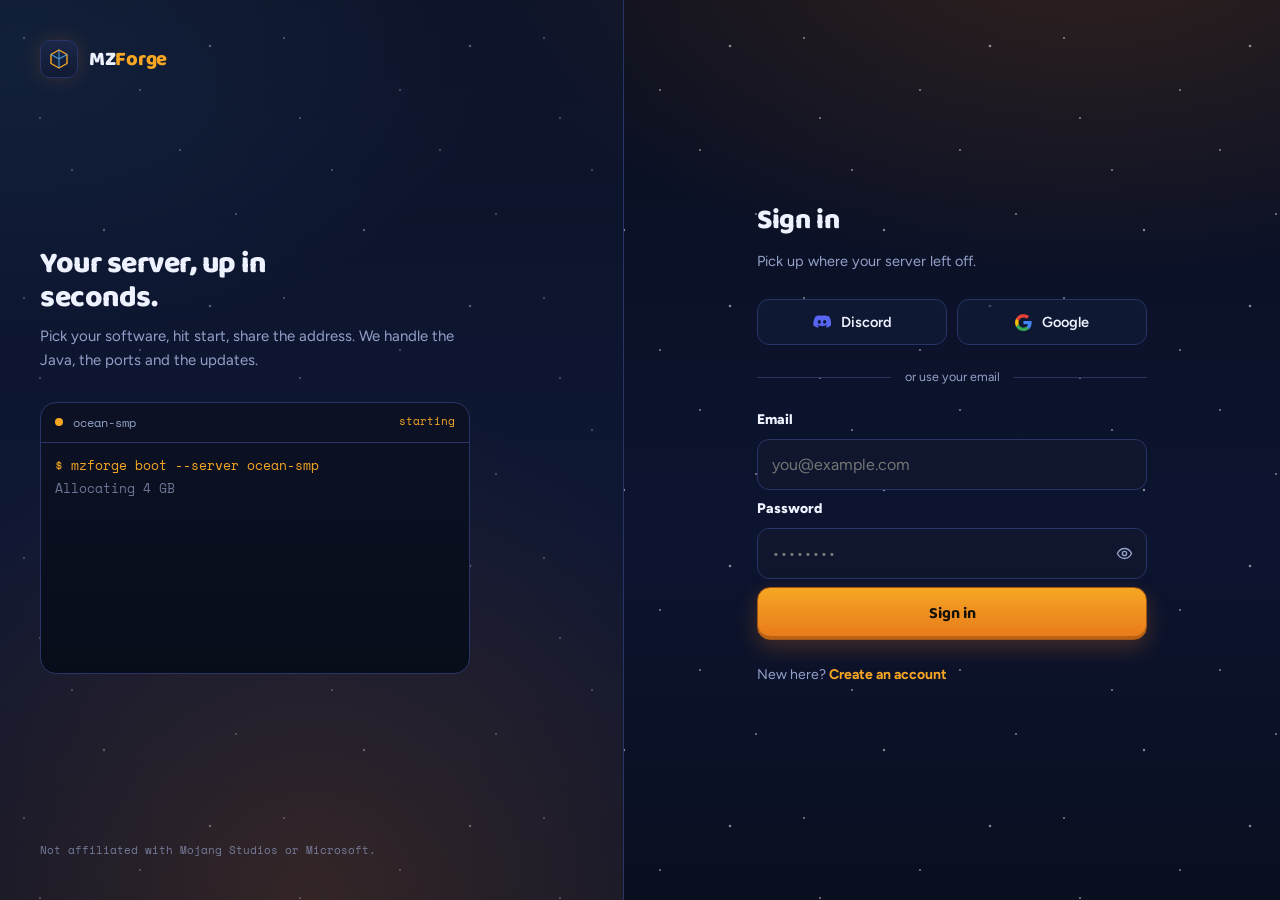
<file: login.html>
<!doctype html>
<html lang="en" data-theme="night">
<head>
<meta charset="utf-8" />
<meta name="viewport" content="width=device-width,initial-scale=1" />
<title>Sign in · MZForge</title>
<meta name="description" content="Sign in to manage your Minecraft servers on MZForge." />
<link rel="preconnect" href="https://fonts.googleapis.com">
<link rel="preconnect" href="https://fonts.gstatic.com" crossorigin>
<link href="https://fonts.googleapis.com/css2?family=Baloo+2:wght@500;600;700;800&family=Figtree:wght@400;500;600;700;800&family=Space+Mono:wght@400;700&display=swap" rel="stylesheet">
<link rel="stylesheet" href="styles.css" />
</head>
<body>
<div class="auth-grid">
  <aside class="auth-aside">
    <a class="brand" href="index.html">
      <span class="mark"><svg width="20" height="20" viewBox="0 0 20 20"><path d="M10 1l8 4.5v9L10 19l-8-4.5v-9z" fill="none" stroke="#f6a623" stroke-width="1.4" stroke-linejoin="round"/><path d="M10 1v18M2 5.5l8 4.5 8-4.5" fill="none" stroke="#56b6ff" stroke-width="1.1" stroke-linejoin="round" opacity=".8"/></svg></span>
      <b>MZ<span>Forge</span></b>
    </a>
    <div style="flex:1;display:flex;align-items:center;padding:40px 0">
      <div style="width:100%">
        <h2 style="font-family:var(--fd);font-size:30px;font-weight:800;line-height:1.15;letter-spacing:-.5px;max-width:18ch;margin:0 0 8px">Your server, up in seconds.</h2>
        <p class="muted" style="font-size:15px;max-width:44ch;margin:0 0 30px">Pick your software, hit start, share the address. We handle the Java, the ports and the updates.</p>
        <div class="term" style="max-width:430px">
          <div class="term-bar">
            <span class="bdot" id="bootDot" style="width:8px;height:8px;border-radius:99px;background:var(--amber)"></span>
            <span style="font-family:var(--fm);font-size:12px" class="muted">ocean-smp</span>
            <span id="bootStat" style="margin-left:auto;font-family:var(--fm);font-size:11px;color:var(--amber)">starting</span>
          </div>
          <div class="term-body" id="bootBody" style="height:230px;overflow:hidden"></div>
        </div>
      </div>
    </div>
    <p class="muted" style="font-family:var(--fm);font-size:11px;opacity:.7;margin:0">Not affiliated with Mojang Studios or Microsoft.</p>
  </aside>

  <main class="auth-main">
    <div class="auth-form">
      <h1>Sign in</h1>
      <p class="lead">Pick up where your server left off.</p>
      <div class="oauth">
        <button class="ob" type="button" data-provider="discord">
          <svg width="18" height="18" viewBox="0 0 24 24" fill="#5865F2"><path d="M20.3 4.4A19.8 19.8 0 0 0 15.4 3l-.25.5c1.6.4 2.9 1 4.2 1.9a15.6 15.6 0 0 0-14.7 0c1.3-.9 2.8-1.6 4.2-1.9L8.6 3c-1.8.3-3.5.9-5 1.4C.9 8.5.2 12.5.5 16.5a20 20 0 0 0 6 3l1.3-2c-.7-.25-1.4-.6-2-1 .17-.12.33-.25.5-.37a14.2 14.2 0 0 0 12.2 0l.5.37c-.62.4-1.3.75-2 1l1.3 2a19.9 19.9 0 0 0 6-3c.4-4.6-.7-8.6-3-12.1zM8.4 14.2c-1.15 0-2.1-1.05-2.1-2.35s.93-2.36 2.1-2.36c1.18 0 2.13 1.06 2.1 2.36 0 1.3-.93 2.35-2.1 2.35zm7.2 0c-1.15 0-2.1-1.05-2.1-2.35s.93-2.36 2.1-2.36c1.18 0 2.13 1.06 2.1 2.36 0 1.3-.92 2.35-2.1 2.35z"/></svg>
          Discord
        </button>
        <button class="ob" type="button" data-provider="google">
          <svg width="17" height="17" viewBox="0 0 24 24"><path fill="#4285F4" d="M23.5 12.3c0-.8-.1-1.6-.2-2.3H12v4.5h6.5a5.6 5.6 0 0 1-2.4 3.66v3h3.9c2.3-2.1 3.5-5.2 3.5-8.86z"/><path fill="#34A853" d="M12 24c3.2 0 5.9-1.1 7.9-2.9l-3.9-3c-1.1.7-2.4 1.2-4 1.2-3.1 0-5.7-2.1-6.6-4.9H1.4v3.1A12 12 0 0 0 12 24z"/><path fill="#FBBC05" d="M5.4 14.4a7.2 7.2 0 0 1 0-4.6V6.7H1.4a12 12 0 0 0 0 10.8z"/><path fill="#EA4335" d="M12 4.8c1.8 0 3.3.6 4.6 1.8l3.4-3.4A12 12 0 0 0 1.4 6.7l4 3.1C6.3 6.9 8.9 4.8 12 4.8z"/></svg>
          Google
        </button>
      </div>
      <div class="divider"><span></span><em>or use your email</em><span></span></div>

      <form id="form" novalidate>
        <div class="fld">
          <label for="email">Email</label>
          <input id="email" name="email" type="email" autocomplete="email" placeholder="you@example.com" />
        </div>
        <p class="err" id="err-email"></p>

        <div class="fld">
          <label for="password">Password</label>
          <div class="pwrap">
            <input id="password" name="password" type="password" autocomplete="current-password" placeholder="••••••••" style="padding-right:46px" />
            <button class="eye" type="button" id="eye" aria-label="Show password">
              <svg width="17" height="17" viewBox="0 0 24 24" fill="none" stroke="currentColor" stroke-width="2"><path d="M2 12s3.5-7 10-7 10 7 10 7-3.5 7-10 7-10-7-10-7z"/><circle cx="12" cy="12" r="3"/></svg>
            </button>
          </div>
        </div>
        <p class="err" id="err-password"></p>

        <button class="btn primary block" type="submit" id="submit">Sign in</button>
      </form>

      <p class="auth-foot">New here? <a href="register.html">Create an account</a></p>
    </div>
  </main>
</div>

<script src="app.js"></script>
<script>
document.addEventListener('DOMContentLoaded', () => {
  if (!Auth.guard('guest')) return;

  // Boot log animation — the one moving thing on this page.
  const SCRIPT = [
    ['$ mzforge boot --server ocean-smp','t-warn'],
    ['Allocating 4 GB','t-dim'],
    ['Pulling Paper 26.1.2 (build 74)','t-plain'],
    ['Verifying checksum ... ok','t-dim'],
    ['Accepting EULA','t-dim'],
    ['Loading 8 plugins','t-plain'],
    ['Generating spawn chunks','t-plain'],
    ['Done (6.418s)','t-good'],
    ['Public address ready','t-good'],
  ];
  const body = $('#bootBody');
  if (body) {
    const reduced = matchMedia('(prefers-reduced-motion: reduce)').matches;
    const finish = () => {
      $('#bootDot').style.background = 'var(--good)';
      $('#bootStat').style.color = 'var(--good)';
      $('#bootStat').textContent = 'online';
    };
    if (reduced) {
      body.innerHTML = SCRIPT.map(([t,c]) => `<p class="${c}">${esc(t)}</p>`).join('');
      finish();
    } else {
      SCRIPT.forEach(([t,c],i) => setTimeout(() => {
        body.insertAdjacentHTML('beforeend', `<p class="${c}">${esc(t)}</p>`);
        if (i === SCRIPT.length-1) finish();
      }, 300 + i*380));
    }
  }

  const params = new URLSearchParams(location.search);
  const next = params.get('next');

  $('#eye').addEventListener('click', () => {
    const i = $('#password');
    i.type = i.type === 'password' ? 'text' : 'password';
  });

  $$('[data-provider]').forEach(b => b.addEventListener('click', async () => {
    await Auth.oauth(b.dataset.provider);
    location.href = next || 'dashboard.html';
  }));

  $('#form').addEventListener('submit', async (e) => {
    e.preventDefault();
    $$('.err').forEach(p => p.textContent = '');
    $('#submit').disabled = true;

    const res = await Auth.login({
      email: $('#email').value,
      password: $('#password').value,
    });

    if (!res.ok) {
      const target = $('#err-' + (res.field || 'password'));
      if (target) target.textContent = res.error;
      $('#submit').disabled = false;
      return;
    }
    location.href = next || 'dashboard.html';
  });
});
</script>
</body>
</html>
</file>
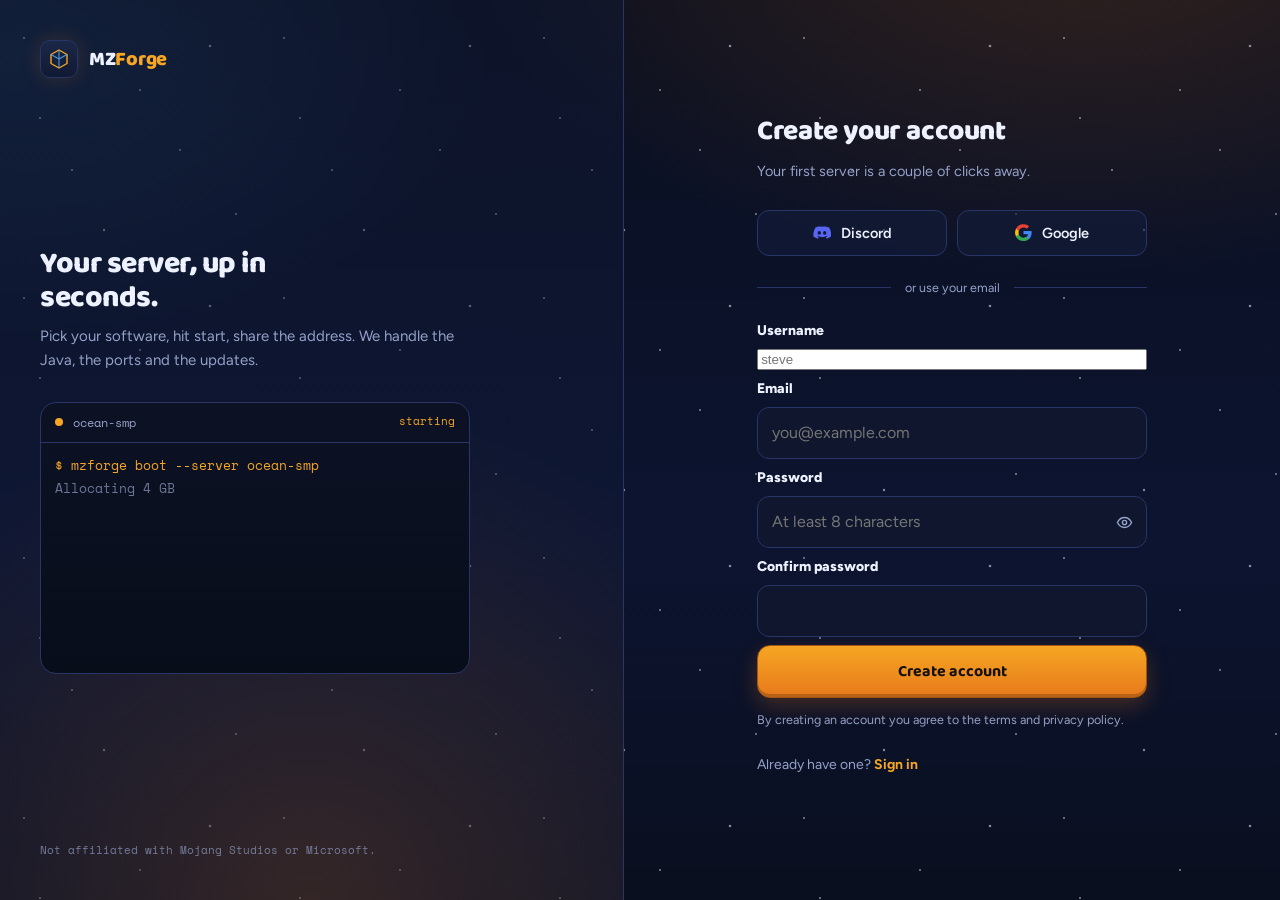
<file: register.html>
<!doctype html>
<html lang="en" data-theme="night">
<head>
<meta charset="utf-8" />
<meta name="viewport" content="width=device-width,initial-scale=1" />
<title>Create your account · MZForge</title>
<meta name="description" content="Create a free MZForge account and set up a Minecraft server in minutes." />
<link rel="preconnect" href="https://fonts.googleapis.com">
<link rel="preconnect" href="https://fonts.gstatic.com" crossorigin>
<link href="https://fonts.googleapis.com/css2?family=Baloo+2:wght@500;600;700;800&family=Figtree:wght@400;500;600;700;800&family=Space+Mono:wght@400;700&display=swap" rel="stylesheet">
<link rel="stylesheet" href="styles.css" />
</head>
<body>
<div class="auth-grid">
  <aside class="auth-aside">
    <a class="brand" href="index.html">
      <span class="mark"><svg width="20" height="20" viewBox="0 0 20 20"><path d="M10 1l8 4.5v9L10 19l-8-4.5v-9z" fill="none" stroke="#f6a623" stroke-width="1.4" stroke-linejoin="round"/><path d="M10 1v18M2 5.5l8 4.5 8-4.5" fill="none" stroke="#56b6ff" stroke-width="1.1" stroke-linejoin="round" opacity=".8"/></svg></span>
      <b>MZ<span>Forge</span></b>
    </a>
    <div style="flex:1;display:flex;align-items:center;padding:40px 0">
      <div style="width:100%">
        <h2 style="font-family:var(--fd);font-size:30px;font-weight:800;line-height:1.15;letter-spacing:-.5px;max-width:18ch;margin:0 0 8px">Your server, up in seconds.</h2>
        <p class="muted" style="font-size:15px;max-width:44ch;margin:0 0 30px">Pick your software, hit start, share the address. We handle the Java, the ports and the updates.</p>
        <div class="term" style="max-width:430px">
          <div class="term-bar">
            <span class="bdot" id="bootDot" style="width:8px;height:8px;border-radius:99px;background:var(--amber)"></span>
            <span style="font-family:var(--fm);font-size:12px" class="muted">ocean-smp</span>
            <span id="bootStat" style="margin-left:auto;font-family:var(--fm);font-size:11px;color:var(--amber)">starting</span>
          </div>
          <div class="term-body" id="bootBody" style="height:230px;overflow:hidden"></div>
        </div>
      </div>
    </div>
    <p class="muted" style="font-family:var(--fm);font-size:11px;opacity:.7;margin:0">Not affiliated with Mojang Studios or Microsoft.</p>
  </aside>

  <main class="auth-main">
    <div class="auth-form">
      <h1>Create your account</h1>
      <p class="lead">Your first server is a couple of clicks away.</p>
      <div class="oauth">
        <button class="ob" type="button" data-provider="discord">
          <svg width="18" height="18" viewBox="0 0 24 24" fill="#5865F2"><path d="M20.3 4.4A19.8 19.8 0 0 0 15.4 3l-.25.5c1.6.4 2.9 1 4.2 1.9a15.6 15.6 0 0 0-14.7 0c1.3-.9 2.8-1.6 4.2-1.9L8.6 3c-1.8.3-3.5.9-5 1.4C.9 8.5.2 12.5.5 16.5a20 20 0 0 0 6 3l1.3-2c-.7-.25-1.4-.6-2-1 .17-.12.33-.25.5-.37a14.2 14.2 0 0 0 12.2 0l.5.37c-.62.4-1.3.75-2 1l1.3 2a19.9 19.9 0 0 0 6-3c.4-4.6-.7-8.6-3-12.1zM8.4 14.2c-1.15 0-2.1-1.05-2.1-2.35s.93-2.36 2.1-2.36c1.18 0 2.13 1.06 2.1 2.36 0 1.3-.93 2.35-2.1 2.35zm7.2 0c-1.15 0-2.1-1.05-2.1-2.35s.93-2.36 2.1-2.36c1.18 0 2.13 1.06 2.1 2.36 0 1.3-.92 2.35-2.1 2.35z"/></svg>
          Discord
        </button>
        <button class="ob" type="button" data-provider="google">
          <svg width="17" height="17" viewBox="0 0 24 24"><path fill="#4285F4" d="M23.5 12.3c0-.8-.1-1.6-.2-2.3H12v4.5h6.5a5.6 5.6 0 0 1-2.4 3.66v3h3.9c2.3-2.1 3.5-5.2 3.5-8.86z"/><path fill="#34A853" d="M12 24c3.2 0 5.9-1.1 7.9-2.9l-3.9-3c-1.1.7-2.4 1.2-4 1.2-3.1 0-5.7-2.1-6.6-4.9H1.4v3.1A12 12 0 0 0 12 24z"/><path fill="#FBBC05" d="M5.4 14.4a7.2 7.2 0 0 1 0-4.6V6.7H1.4a12 12 0 0 0 0 10.8z"/><path fill="#EA4335" d="M12 4.8c1.8 0 3.3.6 4.6 1.8l3.4-3.4A12 12 0 0 0 1.4 6.7l4 3.1C6.3 6.9 8.9 4.8 12 4.8z"/></svg>
          Google
        </button>
      </div>
      <div class="divider"><span></span><em>or use your email</em><span></span></div>

      <form id="form" novalidate>
        <div class="fld">
          <label for="username">Username</label>
          <input id="username" name="username" autocomplete="username" placeholder="steve" />
        </div>
        <p class="err" id="err-username"></p>

        <div class="fld">
          <label for="email">Email</label>
          <input id="email" name="email" type="email" autocomplete="email" placeholder="you@example.com" />
        </div>
        <p class="err" id="err-email"></p>

        <div class="fld">
          <label for="password">Password</label>
          <div class="pwrap">
            <input id="password" name="password" type="password" autocomplete="new-password" placeholder="At least 8 characters" style="padding-right:46px" />
            <button class="eye" type="button" id="eye" aria-label="Show password">
              <svg width="17" height="17" viewBox="0 0 24 24" fill="none" stroke="currentColor" stroke-width="2"><path d="M2 12s3.5-7 10-7 10 7 10 7-3.5 7-10 7-10-7-10-7z"/><circle cx="12" cy="12" r="3"/></svg>
            </button>
          </div>
        </div>
        <p class="err" id="err-password"></p>

        <div class="fld">
          <label for="confirm">Confirm password</label>
          <input id="confirm" name="confirm" type="password" autocomplete="new-password" />
        </div>
        <p class="err" id="err-confirm"></p>

        <button class="btn primary block" type="submit" id="submit">Create account</button>
        <p class="muted" style="font-size:12.5px;margin-top:12px">By creating an account you agree to the terms and privacy policy.</p>
      </form>

      <p class="auth-foot">Already have one? <a href="login.html">Sign in</a></p>
    </div>
  </main>
</div>

<script src="app.js"></script>
<script>
document.addEventListener('DOMContentLoaded', () => {
  if (!Auth.guard('guest')) return;

  // Boot log animation — the one moving thing on this page.
  const SCRIPT = [
    ['$ mzforge boot --server ocean-smp','t-warn'],
    ['Allocating 4 GB','t-dim'],
    ['Pulling Paper 26.1.2 (build 74)','t-plain'],
    ['Verifying checksum ... ok','t-dim'],
    ['Accepting EULA','t-dim'],
    ['Loading 8 plugins','t-plain'],
    ['Generating spawn chunks','t-plain'],
    ['Done (6.418s)','t-good'],
    ['Public address ready','t-good'],
  ];
  const body = $('#bootBody');
  if (body) {
    const reduced = matchMedia('(prefers-reduced-motion: reduce)').matches;
    const finish = () => {
      $('#bootDot').style.background = 'var(--good)';
      $('#bootStat').style.color = 'var(--good)';
      $('#bootStat').textContent = 'online';
    };
    if (reduced) {
      body.innerHTML = SCRIPT.map(([t,c]) => `<p class="${c}">${esc(t)}</p>`).join('');
      finish();
    } else {
      SCRIPT.forEach(([t,c],i) => setTimeout(() => {
        body.insertAdjacentHTML('beforeend', `<p class="${c}">${esc(t)}</p>`);
        if (i === SCRIPT.length-1) finish();
      }, 300 + i*380));
    }
  }

  const next = new URLSearchParams(location.search).get('next');

  $('#eye').addEventListener('click', () => {
    const i = $('#password');
    i.type = i.type === 'password' ? 'text' : 'password';
  });

  $$('[data-provider]').forEach(b => b.addEventListener('click', async () => {
    await Auth.oauth(b.dataset.provider);
    location.href = next || 'dashboard.html';
  }));

  $('#form').addEventListener('submit', async (e) => {
    e.preventDefault();
    $$('.err').forEach(p => p.textContent = '');

    if ($('#password').value !== $('#confirm').value) {
      $('#err-confirm').textContent = 'Both passwords need to match.';
      return;
    }
    $('#submit').disabled = true;

    const res = await Auth.register({
      username: $('#username').value,
      email: $('#email').value,
      password: $('#password').value,
    });

    if (!res.ok) {
      const target = $('#err-' + (res.field || 'email'));
      if (target) target.textContent = res.error;
      $('#submit').disabled = false;
      return;
    }
    location.href = next || 'dashboard.html';
  });
});
</script>
</body>
</html>
</file>
<file: styles.css>
/* ==========================================================================
   MZForge — design system
   Tokens carried forward from the original single-file build so the app
   still looks like itself, then extended for the panel UI.
   ========================================================================== */

:root {
  --bg: #0a0f1f;
  --bg2: #0c1430;
  --panel: #131d3b;
  --panel2: #101830;
  --card: rgba(22, 31, 60, .86);
  --card-top: rgba(255, 255, 255, .045);
  --text: #eef2ff;
  --muted: #94a1c8;
  --line: #283566;
  --line-soft: rgba(255, 255, 255, .07);
  --amber: #f6a623;
  --amber2: #e7791b;
  --ink: #14100a;
  --cool: #56b6ff;
  --good: #4cd483;
  --bad: #ff6b81;
  --radius: 16px;
  --radius-lg: 24px;
  --shadow: 0 24px 64px rgba(0, 0, 0, .5);
  --shadow-sm: 0 10px 26px rgba(0, 0, 0, .32);
  --focus: 0 0 0 3px rgba(246, 166, 35, .38);
  --glowA: rgba(231, 121, 27, .18);
  --glowB: rgba(86, 182, 255, .12);
  --fd: "Baloo 2", ui-sans-serif, system-ui, sans-serif;
  --fb: "Figtree", ui-sans-serif, system-ui, sans-serif;
  --fm: "Space Mono", ui-monospace, monospace;
  --sidebar: 248px;
}

html[data-theme="day"] {
  --bg: #eef3fc;
  --bg2: #e6edf9;
  --panel: #ffffff;
  --panel2: #f3f6fe;
  --card: rgba(255, 255, 255, .95);
  --card-top: rgba(255, 255, 255, .9);
  --text: #101830;
  --muted: #5a6488;
  --line: #d6def0;
  --line-soft: rgba(16, 24, 48, .06);
  --amber: #e08612;
  --amber2: #c85f0c;
  --ink: #fff;
  --cool: #0d83cc;
  --good: #1aa657;
  --shadow: 0 24px 58px rgba(30, 40, 90, .13);
  --shadow-sm: 0 10px 24px rgba(30, 40, 90, .1);
  --focus: 0 0 0 3px rgba(224, 134, 18, .28);
  --glowA: rgba(224, 134, 18, .12);
  --glowB: rgba(13, 131, 204, .1);
}

* { box-sizing: border-box; }

html { scroll-behavior: smooth; }

body {
  margin: 0;
  min-height: 100vh;
  font-family: var(--fb);
  font-size: 16px;
  line-height: 1.6;
  color: var(--text);
  background-color: var(--bg);
  background-image:
    radial-gradient(1100px 600px at 85% -8%, var(--glowA), transparent 58%),
    radial-gradient(900px 560px at 2% 6%, var(--glowB), transparent 52%),
    linear-gradient(180deg, var(--bg) 0%, var(--bg2) 60%, var(--bg) 100%);
  background-attachment: fixed;
}

body::before {
  content: "";
  position: fixed;
  inset: 0;
  z-index: -1;
  pointer-events: none;
  opacity: .5;
  background-image: url("data:image/svg+xml,%3Csvg xmlns='http://www.w3.org/2000/svg' width='260' height='260'%3E%3Cg fill='%23ffffff'%3E%3Ccircle cx='24' cy='38' r='1'/%3E%3Ccircle cx='140' cy='90' r='1'/%3E%3Ccircle cx='210' cy='46' r='1.3'/%3E%3Ccircle cx='72' cy='170' r='1'/%3E%3Ccircle cx='236' cy='214' r='1'/%3E%3Ccircle cx='104' cy='230' r='1.2'/%3E%3Ccircle cx='180' cy='150' r='1'/%3E%3Ccircle cx='40' cy='118' r='1'/%3E%3C/g%3E%3C/svg%3E");
  background-size: 260px 260px;
}

html[data-theme="day"] body::before { opacity: 0; }

a { color: inherit; }

:focus-visible {
  outline: none;
  box-shadow: var(--focus);
  border-radius: 8px;
}

@media (prefers-reduced-motion: reduce) {
  *, *::before, *::after {
    animation-duration: .001ms !important;
    transition-duration: .001ms !important;
  }
}

/* ---------- layout ---------- */
.wrap { max-width: 1180px; margin: 0 auto; padding: 0 20px; }

/* ---------- buttons ---------- */
.btn {
  display: inline-flex;
  align-items: center;
  justify-content: center;
  gap: 9px;
  cursor: pointer;
  text-decoration: none;
  border: 1px solid var(--line);
  font-family: var(--fd);
  font-weight: 700;
  font-size: 16px;
  padding: 13px 22px;
  border-radius: 13px;
  color: var(--text);
  background: color-mix(in srgb, var(--panel) 82%, transparent);
  transition: transform .13s, filter .13s, border-color .13s, background .13s;
}
.btn:active { transform: translateY(1px); }
.btn:disabled { opacity: .45; cursor: not-allowed; }
.btn.primary {
  color: var(--ink);
  background: linear-gradient(180deg, var(--amber), var(--amber2));
  border-color: color-mix(in srgb, var(--amber2) 70%, #000);
  box-shadow: inset 0 -3px 0 rgba(0, 0, 0, .2), 0 8px 22px rgba(231, 121, 27, .25);
  position: relative;
  overflow: hidden;
}
.btn.primary:hover:not(:disabled) { filter: brightness(1.05); }
.btn.primary::after {
  content: "";
  position: absolute;
  top: 0; left: -120%;
  width: 60%; height: 100%;
  background: linear-gradient(100deg, transparent, rgba(255, 255, 255, .35), transparent);
  transform: skewX(-18deg);
  pointer-events: none;
}
.btn.primary:hover::after { animation: sheen .7s ease; }
@keyframes sheen { to { left: 130%; } }
.btn.ghost:hover { border-color: color-mix(in srgb, var(--amber) 45%, var(--line)); background: color-mix(in srgb, var(--amber) 9%, transparent); }
.btn.sm { padding: 10px 16px; font-size: 15px; }
.btn.big { padding: 15px 28px; font-size: 18px; border-radius: 15px; }
.btn.danger { color: #fff; background: linear-gradient(180deg, #ff7a8c, #e0405a); border-color: #c73048; }
.btn.block { width: 100%; }
.btn .arrow { display: inline-block; transition: transform .2s; }
.btn:hover .arrow { transform: translateX(4px); }

/* ---------- brand ---------- */
.mark {
  width: 38px; height: 38px;
  border-radius: 10px;
  flex: none;
  background: linear-gradient(180deg, #1b2747, #111a33);
  border: 1px solid var(--line);
  display: grid;
  place-items: center;
  box-shadow: 0 0 20px var(--glowA);
}
.brand { display: flex; align-items: center; gap: 11px; text-decoration: none; }
.brand b { font-family: var(--fd); font-weight: 800; font-size: 20px; letter-spacing: -.3px; }
.brand b span { color: var(--amber); }

/* ---------- top nav ---------- */
header.nav {
  position: sticky;
  top: 0;
  z-index: 60;
  backdrop-filter: blur(14px);
  background: color-mix(in srgb, var(--bg) 80%, transparent);
  border-bottom: 1px solid var(--line);
}
.nav-in { display: flex; align-items: center; justify-content: space-between; gap: 14px; padding: 13px 0; }
.nav-actions { display: flex; gap: 10px; align-items: center; }
.toggle {
  display: flex; align-items: center; gap: 8px;
  padding: 9px 12px; border-radius: 11px; cursor: pointer;
  border: 1px solid var(--line);
  background: color-mix(in srgb, var(--panel) 72%, transparent);
  color: var(--text); font-weight: 700; font-family: var(--fb);
}
.toggle .dot { width: 11px; height: 11px; border-radius: 4px; background: var(--amber); }

/* ---------- hero ---------- */
.hero { position: relative; overflow: hidden; }
.hero .wrap { padding: 62px 20px 30px; text-align: center; position: relative; z-index: 2; }
.kick {
  display: inline-block;
  font-family: var(--fm);
  font-size: 11px;
  letter-spacing: 1px;
  color: var(--amber);
  border: 1px solid color-mix(in srgb, var(--amber) 38%, var(--line));
  background: color-mix(in srgb, var(--amber) 9%, transparent);
  padding: 7px 14px;
  border-radius: 999px;
  margin-bottom: 22px;
}
.hero h1 {
  font-family: var(--fd);
  font-weight: 800;
  font-size: clamp(34px, 5.4vw, 58px);
  line-height: 1.05;
  margin: 0 auto 16px;
  max-width: 17ch;
  letter-spacing: -1px;
}
.hero h1 em { font-style: normal; color: var(--amber); }
.hero p.sub { color: var(--muted); font-size: 18px; max-width: 56ch; margin: 0 auto; }
.hero-cta { display: flex; gap: 13px; justify-content: center; flex-wrap: wrap; margin: 26px 0 4px; }
.chips { display: flex; gap: 10px; justify-content: center; flex-wrap: wrap; margin-top: 26px; }
.chip {
  display: flex; align-items: center; gap: 9px;
  font-size: 13.5px; font-weight: 700;
  padding: 9px 15px; border-radius: 999px;
  border: 1px solid var(--line);
  background: color-mix(in srgb, var(--panel) 58%, transparent);
}
.tick {
  width: 16px; height: 16px; flex: none; border-radius: 5px; position: relative;
  background: color-mix(in srgb, var(--good) 22%, transparent);
  border: 1px solid color-mix(in srgb, var(--good) 50%, var(--line));
}
.tick::after {
  content: ""; position: absolute; left: 5px; top: 2px;
  width: 4px; height: 8px;
  border: solid var(--good); border-width: 0 2px 2px 0;
  transform: rotate(45deg);
}
.horizon { position: absolute; left: 0; right: 0; bottom: -1px; height: 120px; z-index: 1; opacity: .55; pointer-events: none; }
html[data-theme="day"] .horizon { opacity: .35; }

/* reveal */
html.js .reveal { opacity: 0; transform: translateY(20px); transition: opacity .6s, transform .6s cubic-bezier(.2, .7, .2, 1); }
html.js .reveal.in { opacity: 1; transform: none; }
.reveal.d1 { transition-delay: .08s; }
.reveal.d2 { transition-delay: .16s; }
.reveal.d3 { transition-delay: .24s; }
.reveal.d4 { transition-delay: .32s; }

/* ---------- cards / panels ---------- */
.card {
  border: 1px solid var(--line);
  border-radius: var(--radius);
  padding: 22px;
  background: linear-gradient(180deg, var(--card-top), transparent 14%), var(--card);
  box-shadow: var(--shadow-sm);
}
.card h3 { font-family: var(--fd); font-weight: 700; margin: 0 0 6px; font-size: 19px; }
.stage {
  border: 1px solid var(--line);
  border-radius: var(--radius-lg);
  padding: 26px;
  background: linear-gradient(180deg, var(--card-top), transparent 12%), var(--card);
  box-shadow: var(--shadow);
  backdrop-filter: blur(10px);
}

.how { display: grid; grid-template-columns: repeat(3, 1fr); gap: 16px; padding: 18px 20px 26px; }
.how-card {
  border: 1px solid var(--line); border-radius: var(--radius); padding: 22px;
  background: linear-gradient(180deg, var(--card-top), transparent 16%), var(--card);
  box-shadow: var(--shadow-sm);
  transition: transform .18s, border-color .18s, box-shadow .18s;
}
.how-card:hover { transform: translateY(-5px); border-color: color-mix(in srgb, var(--amber) 40%, var(--line)); box-shadow: var(--shadow); }
.how-n {
  width: 38px; height: 38px; border-radius: 11px; display: grid; place-items: center;
  font-family: var(--fm); font-size: 12px; color: var(--ink);
  background: linear-gradient(180deg, var(--amber), var(--amber2));
  box-shadow: inset 0 -3px 0 rgba(0, 0, 0, .22);
  margin-bottom: 12px;
}
.how-card h3 { font-family: var(--fd); font-weight: 700; margin: 0 0 6px; font-size: 18px; }
.how-card p { margin: 0; color: var(--muted); font-size: 14px; }

/* ---------- forms ---------- */
.fld { display: flex; flex-direction: column; gap: 7px; margin-bottom: 18px; }
.fld label { font-weight: 800; font-size: 14px; }
.fld .help { font-size: 12px; color: var(--muted); }
.fld input[type=text], .fld input[type=email], .fld input[type=password],
.fld input[type=number], .fld select, .fld textarea {
  font: inherit; color: var(--text);
  padding: 12px 14px; border-radius: 12px;
  border: 1px solid var(--line);
  background: color-mix(in srgb, var(--bg) 50%, var(--panel));
  outline: none; width: 100%;
  transition: border-color .14s, box-shadow .14s;
}
.fld input:focus, .fld select:focus, .fld textarea:focus {
  box-shadow: var(--focus);
  border-color: color-mix(in srgb, var(--amber) 55%, var(--line));
}
.row { display: grid; grid-template-columns: 1fr 1fr; gap: 18px; }
.err { color: var(--bad); font-size: 13px; margin-top: -10px; margin-bottom: 14px; min-height: 0; }
.pwrap { position: relative; }
.eye {
  position: absolute; right: 0; top: 0;
  height: 100%; width: 46px;
  display: grid; place-items: center;
  background: none; border: 0; color: var(--muted); cursor: pointer;
}

.pills { display: flex; gap: 9px; flex-wrap: wrap; }
.pill {
  cursor: pointer; font-weight: 700; font-size: 14px;
  padding: 10px 15px; border-radius: 11px;
  border: 1px solid var(--line);
  background: color-mix(in srgb, var(--bg) 45%, var(--panel));
  transition: .13s;
}
.pill:hover { border-color: color-mix(in srgb, var(--amber) 38%, var(--line)); }
.pill.sel { border-color: var(--amber); background: color-mix(in srgb, var(--amber) 13%, transparent); }

.swatches { display: flex; gap: 10px; flex-wrap: wrap; margin-top: 2px; }
.sw {
  width: 34px; height: 34px; border-radius: 9px; cursor: pointer;
  border: 2px solid transparent;
  box-shadow: inset 0 0 0 1px rgba(0, 0, 0, .25);
  transition: .12s;
}
.sw:hover { transform: translateY(-2px); }
.sw.sel { border-color: var(--text); transform: scale(1.1); }

/* ---------- auth pages ---------- */
.auth-grid { display: grid; min-height: 100dvh; grid-template-columns: 1fr 1.05fr; }
.auth-aside {
  position: relative; display: flex; flex-direction: column; justify-content: space-between;
  border-right: 1px solid var(--line);
  background: color-mix(in srgb, var(--panel) 40%, transparent);
  padding: 40px;
}
.auth-aside::before {
  content: ""; position: absolute; inset: 0; pointer-events: none;
  background: radial-gradient(120% 80% at 50% 100%, var(--glowA), transparent 70%);
}
.auth-aside > * { position: relative; z-index: 1; }
.auth-main { display: flex; flex-direction: column; padding: 40px 24px; }
.auth-form { margin: auto; width: 100%; max-width: 390px; }
.auth-form h1 { font-family: var(--fd); font-size: 28px; font-weight: 800; letter-spacing: -.4px; margin: 0; }
.auth-form .lead { color: var(--muted); font-size: 14.5px; margin: 6px 0 0; }
.oauth { display: grid; grid-template-columns: 1fr 1fr; gap: 10px; margin: 26px 0 0; }
.ob {
  height: 46px; display: inline-flex; align-items: center; justify-content: center; gap: 10px;
  border: 1px solid var(--line); border-radius: 12px;
  background: color-mix(in srgb, var(--panel) 60%, transparent);
  color: var(--text); font: 600 14.5px var(--fb); cursor: pointer;
  transition: background .13s, border-color .13s;
}
.ob:hover { background: var(--panel); border-color: color-mix(in srgb, var(--amber) 35%, var(--line)); }
.divider { display: flex; align-items: center; gap: 14px; margin: 22px 0; }
.divider span:first-child, .divider span:last-child { height: 1px; flex: 1; background: var(--line); }
.divider em { font-style: normal; font-size: 12.5px; color: var(--muted); }
.auth-foot { margin-top: 24px; font-size: 14px; color: var(--muted); }
.auth-foot a { color: var(--amber); font-weight: 700; text-decoration: none; }
.auth-foot a:hover { text-decoration: underline; }

/* ---------- dashboard shell ---------- */
.shell { display: grid; grid-template-columns: var(--sidebar) 1fr; min-height: 100dvh; }
.shell.collapsed { --sidebar: 74px; }

.sidebar {
  border-right: 1px solid var(--line);
  background: color-mix(in srgb, var(--panel2) 70%, transparent);
  padding: 18px 14px;
  display: flex; flex-direction: column; gap: 6px;
  position: sticky; top: 0; height: 100dvh; overflow-y: auto;
}
.sidebar .brand { padding: 4px 6px 18px; }
.shell.collapsed .sidebar .brand b, .shell.collapsed .navlink span, .shell.collapsed .side-foot { display: none; }
.shell.collapsed .sidebar { padding: 18px 10px; }
.navlink {
  display: flex; align-items: center; gap: 12px;
  padding: 11px 12px; border-radius: 12px;
  color: var(--muted); font-weight: 700; font-size: 14.5px;
  text-decoration: none; cursor: pointer;
  border: 1px solid transparent;
  transition: background .13s, color .13s, border-color .13s;
}
.navlink svg { flex: none; }
.navlink:hover { background: color-mix(in srgb, var(--amber) 8%, transparent); color: var(--text); }
.navlink.active {
  background: color-mix(in srgb, var(--amber) 13%, transparent);
  border-color: color-mix(in srgb, var(--amber) 42%, var(--line));
  color: var(--text);
}
.side-foot { margin-top: auto; padding-top: 14px; border-top: 1px solid var(--line-soft); }

.panel-main { padding: 22px 26px 60px; min-width: 0; }
.panel-top { display: flex; align-items: center; gap: 14px; margin-bottom: 22px; flex-wrap: wrap; }
.icon-btn {
  width: 40px; height: 40px; border-radius: 11px; display: grid; place-items: center;
  border: 1px solid var(--line); background: color-mix(in srgb, var(--panel) 70%, transparent);
  color: var(--text); cursor: pointer;
}
.icon-btn:hover { border-color: color-mix(in srgb, var(--amber) 40%, var(--line)); }

.status-head {
  display: flex; align-items: center; gap: 16px; flex-wrap: wrap;
  border: 1px solid var(--line); border-radius: var(--radius);
  padding: 18px 20px; margin-bottom: 20px;
  background: linear-gradient(180deg, var(--card-top), transparent 14%), var(--card);
}
.badge {
  display: inline-flex; align-items: center; gap: 8px;
  font-family: var(--fm); font-size: 12px;
  padding: 6px 12px; border-radius: 999px;
  border: 1px solid var(--line);
}
.badge .bdot { width: 8px; height: 8px; border-radius: 99px; background: var(--muted); }
.badge.offline { color: var(--muted); }
.badge.starting { color: var(--amber); border-color: color-mix(in srgb, var(--amber) 45%, var(--line)); }
.badge.starting .bdot { background: var(--amber); animation: pulse 1.1s ease-in-out infinite; }
.badge.online { color: var(--good); border-color: color-mix(in srgb, var(--good) 45%, var(--line)); }
.badge.online .bdot { background: var(--good); }
@keyframes pulse { 50% { opacity: .35; } }

.power { display: flex; gap: 9px; margin-left: auto; flex-wrap: wrap; }

.metrics { display: grid; grid-template-columns: repeat(4, 1fr); gap: 14px; margin-bottom: 20px; }
.metric { border: 1px solid var(--line); border-radius: var(--radius); padding: 16px 18px; background: var(--card); }
.metric .mlabel { font-size: 12.5px; color: var(--muted); font-weight: 700; }
.metric .mval { font-family: var(--fd); font-size: 26px; font-weight: 800; line-height: 1.2; margin-top: 2px; }
.metric .mval small { font-size: 14px; color: var(--muted); font-weight: 600; }
.spark { display: block; width: 100%; height: 34px; margin-top: 6px; }

.addr-box {
  display: flex; align-items: center; gap: 12px; flex-wrap: wrap;
  border: 1px solid color-mix(in srgb, var(--amber) 35%, var(--line));
  background: color-mix(in srgb, var(--amber) 7%, var(--card));
  border-radius: var(--radius); padding: 14px 16px; margin-bottom: 20px;
}
.addr-box code { font-family: var(--fm); font-size: 15px; color: var(--text); }

.term {
  border: 1px solid var(--line); border-radius: var(--radius); overflow: hidden;
  background: linear-gradient(180deg, #0c1224, #080d1a);
}
.term-bar { display: flex; align-items: center; gap: 10px; border-bottom: 1px solid var(--line); padding: 10px 14px; }
.term-body {
  height: 300px; overflow-y: auto; padding: 12px 14px;
  font-family: var(--fm); font-size: 12.5px; line-height: 1.7;
}
.term-body p { margin: 0 0 2px; }
.t-dim { color: rgba(148, 161, 200, .7); }
.t-plain { color: rgba(238, 242, 255, .88); }
.t-good { color: var(--good); }
.t-warn { color: var(--amber); }
.t-bad { color: var(--bad); }
.term-in { display: flex; gap: 10px; border-top: 1px solid var(--line); padding: 10px 14px; }
.term-in input {
  flex: 1; font-family: var(--fm); font-size: 13px;
  background: transparent; border: 0; outline: none; color: var(--text);
}

/* mc list preview */
.mc-list { font-family: var(--fm); border: 1px solid var(--line); border-radius: 10px; overflow: hidden; background: linear-gradient(180deg, #1b1b2a, #11111c); }
.mc-row { display: flex; gap: 12px; padding: 12px; align-items: center; }
.mc-icon { width: 54px; height: 54px; flex: none; border-radius: 4px; background: #2a2a3a; display: grid; place-items: center; overflow: hidden; image-rendering: pixelated; }
.mc-icon img { width: 100%; height: 100%; image-rendering: pixelated; }
.mc-mid { flex: 1; min-width: 0; }
.mc-name { color: #fff; font-size: 14px; font-weight: 700; white-space: nowrap; overflow: hidden; text-overflow: ellipsis; }
.mc-motd { color: #b9bdce; font-size: 12px; margin-top: 2px; white-space: nowrap; overflow: hidden; text-overflow: ellipsis; }
.mc-right { display: flex; flex-direction: column; align-items: flex-end; gap: 3px; }
.mc-players { color: #9aa0b5; font-size: 11px; }
.bars { display: flex; gap: 2px; align-items: flex-end; height: 13px; }
.bars i { width: 4px; background: #3ad15a; border-radius: 1px; display: block; }

/* addons */
.addgrid { display: grid; grid-template-columns: 1fr 1fr; gap: 10px; }
.addon {
  display: flex; align-items: flex-start; gap: 11px;
  border: 1px solid var(--line); border-radius: 12px; padding: 12px 13px; cursor: pointer;
  background: color-mix(in srgb, var(--bg) 45%, var(--panel));
  transition: .13s;
}
.addon:hover { border-color: color-mix(in srgb, var(--amber) 36%, var(--line)); }
.addon.sel { border-color: var(--amber); background: color-mix(in srgb, var(--amber) 9%, transparent); }
.addon .box {
  width: 22px; height: 22px; flex: none; border-radius: 6px;
  border: 1px solid var(--line); display: grid; place-items: center;
  margin-top: 1px; font-weight: 900; color: var(--ink); font-size: 13px;
  background: color-mix(in srgb, var(--bg) 55%, var(--panel));
}
.addon.sel .box { background: linear-gradient(180deg, var(--amber), var(--amber2)); border-color: transparent; }
.addon h4 { font-family: var(--fd); font-weight: 700; margin: 0; font-size: 15px; }
.addon p { margin: 1px 0 0; color: var(--muted); font-size: 12.5px; line-height: 1.45; }

.results { display: flex; flex-direction: column; gap: 8px; margin-top: 10px; max-height: 320px; overflow: auto; }
.res { display: flex; align-items: center; gap: 11px; border: 1px solid var(--line); border-radius: 12px; padding: 10px 12px; background: color-mix(in srgb, var(--bg) 45%, var(--panel)); }
.res img, .res .ph { width: 38px; height: 38px; flex: none; border-radius: 8px; object-fit: cover; background: var(--panel); border: 1px solid var(--line); }
.res .mid { flex: 1; min-width: 0; }
.res .mid h5 { margin: 0; font-family: var(--fd); font-weight: 700; font-size: 14.5px; white-space: nowrap; overflow: hidden; text-overflow: ellipsis; }
.res .mid p { margin: 1px 0 0; font-size: 12px; color: var(--muted); white-space: nowrap; overflow: hidden; text-overflow: ellipsis; }
.addbtn { font-family: var(--fd); font-weight: 700; font-size: 13px; padding: 7px 13px; border-radius: 9px; cursor: pointer; border: 1px solid var(--line); background: color-mix(in srgb, var(--bg) 50%, var(--panel)); color: var(--text); }
.addbtn.added { background: var(--good); color: #04240f; border-color: transparent; }
.chips2 { display: flex; gap: 8px; flex-wrap: wrap; }
.tagx {
  display: flex; align-items: center; gap: 7px; font-size: 13px; font-weight: 700;
  padding: 7px 11px; border-radius: 999px;
  border: 1px solid color-mix(in srgb, var(--amber) 38%, var(--line));
  background: color-mix(in srgb, var(--amber) 10%, transparent);
}
.tagx b { cursor: pointer; color: var(--muted); font-weight: 900; }

/* dropzone */
.dropzone {
  border: 2px dashed color-mix(in srgb, var(--amber) 40%, var(--line));
  border-radius: var(--radius); padding: 30px 20px; text-align: center; cursor: pointer;
  background: color-mix(in srgb, var(--panel) 45%, transparent);
  transition: .15s;
}
.dropzone.drag, .dropzone:hover { border-color: var(--amber); background: color-mix(in srgb, var(--amber) 10%, transparent); }
.dz-ic {
  width: 46px; height: 46px; border-radius: 14px; display: grid; place-items: center;
  font-size: 26px; color: var(--ink); margin: 0 auto 8px;
  background: linear-gradient(180deg, var(--amber), var(--amber2));
}

/* callouts */
.callout {
  border: 1px solid color-mix(in srgb, var(--amber) 40%, var(--line));
  border-left: 5px solid var(--amber);
  border-radius: 12px; padding: 14px 15px;
  background: color-mix(in srgb, var(--amber) 8%, var(--card));
  margin: 14px 0;
}
.callout.good { border-color: color-mix(in srgb, var(--good) 45%, var(--line)); border-left-color: var(--good); background: color-mix(in srgb, var(--good) 9%, var(--card)); }
.callout strong { font-family: var(--fd); }
code {
  font-family: var(--fm); font-size: .84em; padding: 2px 7px; border-radius: 6px;
  color: var(--amber); border: 1px solid var(--line);
  background: color-mix(in srgb, var(--bg) 50%, var(--panel));
}

/* modal */
.modal-bg {
  position: fixed; inset: 0; z-index: 200;
  background: rgba(4, 8, 20, .72);
  backdrop-filter: blur(6px);
  display: none; align-items: flex-start; justify-content: center;
  padding: 40px 20px; overflow-y: auto;
}
.modal-bg.open { display: flex; }
.modal {
  width: 100%; max-width: 680px;
  border: 1px solid var(--line); border-radius: var(--radius-lg);
  background: linear-gradient(180deg, var(--card-top), transparent 10%), var(--panel);
  box-shadow: var(--shadow);
  padding: 26px;
  animation: modalIn .28s cubic-bezier(.2, .7, .2, 1) both;
}
@keyframes modalIn { from { opacity: 0; transform: translateY(18px) scale(.985); } }
.modal-head { display: flex; align-items: flex-start; gap: 14px; margin-bottom: 8px; }
.modal-head h2 { font-family: var(--fd); font-size: 22px; font-weight: 800; margin: 0; }
.modal-x { margin-left: auto; background: none; border: 0; color: var(--muted); font-size: 24px; cursor: pointer; line-height: 1; }
.modal-x:hover { color: var(--text); }

.kv { display: grid; grid-template-columns: 130px 1fr auto; gap: 8px; align-items: center; margin: 6px 0; font-size: 13.5px; }
.kv > span { color: var(--muted); }
.kv code { word-break: break-all; color: var(--text); }
.copybtn { font-family: var(--fd); font-weight: 700; font-size: 12px; padding: 6px 12px; border-radius: 9px; cursor: pointer; border: 1px solid var(--line); background: color-mix(in srgb, var(--bg) 50%, var(--panel)); color: var(--text); }
.copybtn.done { background: var(--good); color: #04240f; border-color: transparent; }

.step-row { display: flex; gap: 11px; align-items: flex-start; margin: 10px 0; }
.step-n {
  flex: none; width: 24px; height: 24px; border-radius: 7px;
  display: grid; place-items: center;
  font-family: var(--fm); font-size: 12px; font-weight: 700; color: var(--ink);
  background: linear-gradient(180deg, var(--amber), var(--amber2));
}
.step-row div { font-size: 14px; line-height: 1.55; }

/* tabs */
.tabs { display: flex; gap: 8px; border-bottom: 1px solid var(--line); margin-bottom: 20px; flex-wrap: wrap; }
.tab {
  padding: 10px 16px; border: 0; background: none; cursor: pointer;
  color: var(--muted); font: 700 14.5px var(--fd);
  border-bottom: 2px solid transparent; margin-bottom: -1px;
}
.tab:hover { color: var(--text); }
.tab.active { color: var(--text); border-bottom-color: var(--amber); }

.view { display: none; }
.view.show { display: block; animation: fadeUp .3s ease both; }
@keyframes fadeUp { from { opacity: 0; transform: translateY(8px); } }

.status-line { margin-top: 14px; min-height: 20px; color: var(--amber); font-weight: 700; font-size: 14px; }
.muted { color: var(--muted); }

/* ads */
.ad {
  margin: 24px auto; max-width: 1180px;
  border: 1px dashed var(--line); border-radius: var(--radius);
  padding: 18px; text-align: center;
  background: color-mix(in srgb, var(--panel) 46%, transparent);
  color: var(--muted); min-height: 100px;
  display: flex; flex-direction: column; align-items: center; justify-content: center; gap: 5px;
}
.ad .lbl { font-family: var(--fm); font-size: 10px; letter-spacing: 1.4px; text-transform: uppercase; padding: 3px 10px; border: 1px solid var(--line); border-radius: 999px; }
.ad .note { margin: 0; font-size: 12px; }

footer.foot { border-top: 1px solid var(--line); margin-top: 24px; padding: 32px 0 44px; color: var(--muted); }
footer.foot small { display: block; margin-top: 12px; font-size: 12.5px; opacity: .85; }

/* toast */
.toast {
  position: fixed; left: 50%; bottom: 26px; transform: translateX(-50%) translateY(20px);
  background: var(--panel); border: 1px solid var(--line); border-radius: 12px;
  padding: 12px 18px; font-weight: 700; font-size: 14px;
  box-shadow: var(--shadow); z-index: 300;
  opacity: 0; pointer-events: none; transition: opacity .25s, transform .25s;
}
.toast.show { opacity: 1; transform: translateX(-50%) translateY(0); }

/* scrollbar */
#sbTrack { position: fixed; top: 14px; bottom: 14px; right: 12px; width: 12px; z-index: 90; pointer-events: none; opacity: 0; transition: opacity .25s; }
#sbTrack.on { opacity: 1; }
#sbThumb {
  position: absolute; left: 0; right: 0; border-radius: 999px; cursor: grab; pointer-events: auto;
  background: linear-gradient(180deg, var(--amber), var(--amber2));
  box-shadow: 0 0 16px color-mix(in srgb, var(--amber) 70%, transparent), inset 0 0 0 1px rgba(0, 0, 0, .15);
}
html { scrollbar-width: none; -ms-overflow-style: none; }
::-webkit-scrollbar { width: 0; height: 0; }
.results::-webkit-scrollbar, .term-body::-webkit-scrollbar, .sidebar::-webkit-scrollbar { width: 8px; }
.results::-webkit-scrollbar-thumb, .term-body::-webkit-scrollbar-thumb, .sidebar::-webkit-scrollbar-thumb { background: var(--line); border-radius: 8px; }

/* responsive */
@media (max-width: 1080px) { .metrics { grid-template-columns: repeat(2, 1fr); } }
@media (max-width: 980px) {
  .auth-grid { grid-template-columns: 1fr; }
  .auth-aside { display: none; }
  .shell { grid-template-columns: 1fr; }
  .sidebar {
    position: fixed; z-index: 120; left: 0; top: 0; width: 260px;
    transform: translateX(-100%); transition: transform .25s;
  }
  .sidebar.open { transform: none; }
  .how { grid-template-columns: 1fr; }
  .row, .addgrid { grid-template-columns: 1fr; }
}
@media (max-width: 620px) {
  .metrics { grid-template-columns: 1fr; }
  .kv { grid-template-columns: 1fr; gap: 3px; }
  .panel-main { padding: 18px 16px 50px; }
}
</file>
